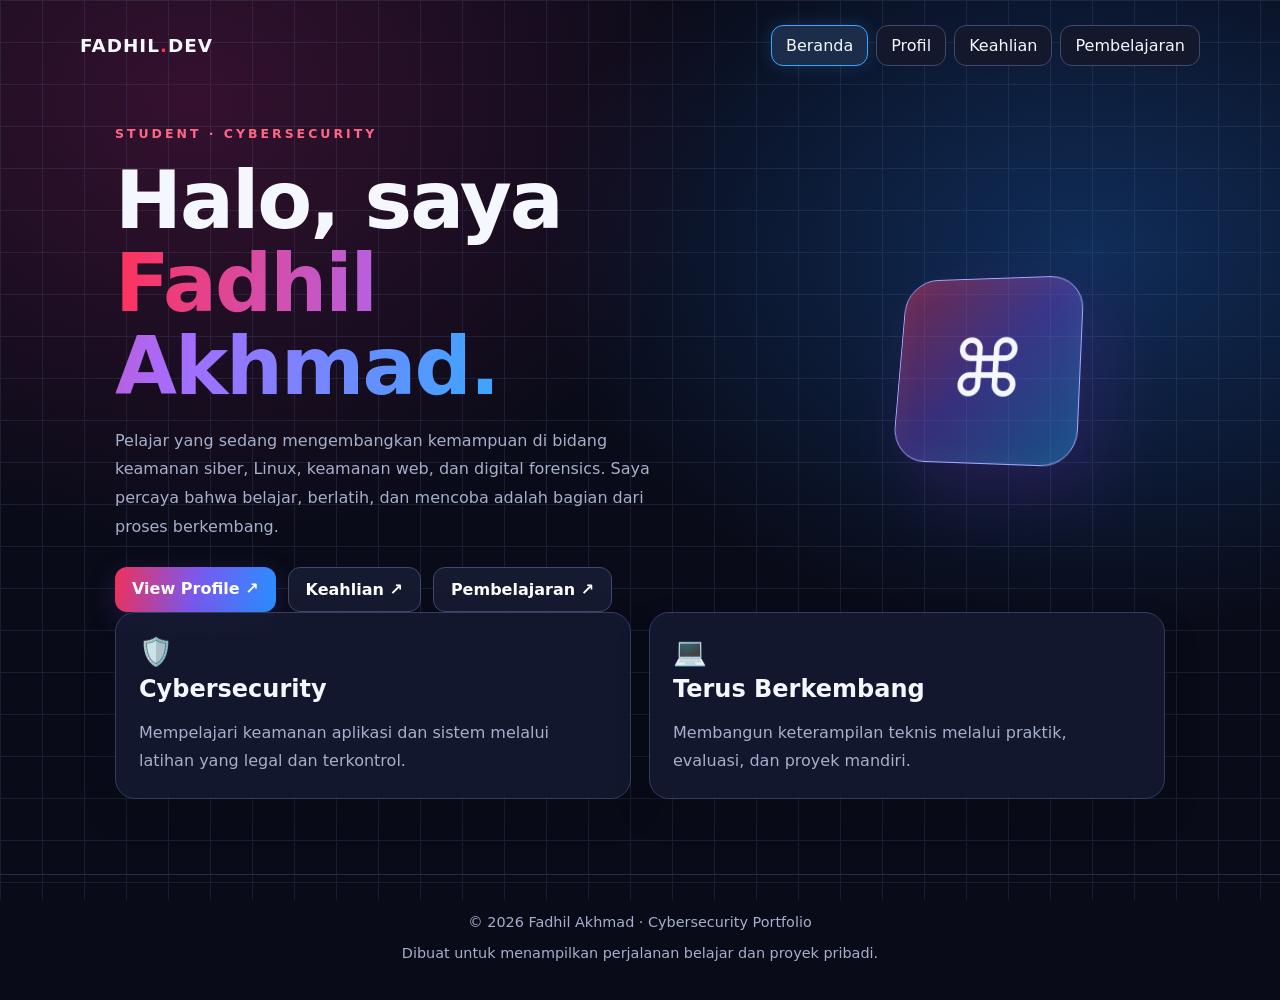
<file: index.html>
<!DOCTYPE html>
<html lang="id">
<head>
  <meta charset="UTF-8">
  <meta name="viewport" content="width=device-width, initial-scale=1.0">
  <meta name="description" content="Website portofolio cybersecurity Fadhil Akhmad.">
  <meta name="author" content="Fadhil Akhmad">
  <meta name="theme-color" content="#090b18">
  <title>Masfadhilstar | Fadhil Akhmad Cybersecurity Portfolio</title>

  <style>
    :root {
      --bg: #090b18;
      --panel: rgba(22, 27, 52, .78);
      --text: #f5f7ff;
      --muted: #a6afcb;
      --red: #ff315a;
      --blue: #39a7ff;
      --purple: #a66cff;
    }

    * { box-sizing: border-box; }

    body {
      margin: 0;
      min-height: 100vh;
      color: var(--text);
      background:
        radial-gradient(ellipse at 15% 10%, #35112f 0, transparent 35%),
        radial-gradient(ellipse at 85% 25%, #102d59 0, transparent 36%),
        var(--bg);
      font-family: Inter, system-ui, Arial, sans-serif;
    }

    body::before {
      content: "";
      position: fixed;
      inset: 0;
      z-index: -1;
      pointer-events: none;
      opacity: .18;
      background-image:
        linear-gradient(#6675a0 1px, transparent 1px),
        linear-gradient(90deg, #6675a0 1px, transparent 1px);
      background-size: 42px 42px;
    }

    header {
      width: min(1120px, 92%);
      margin: auto;
      padding: 25px 0;
      display: flex;
      justify-content: space-between;
      align-items: center;
      gap: 18px;
    }

    .brand {
      font-weight: 900;
      letter-spacing: 1px;
      font-size: 1.15rem;
    }

    .brand span { color: var(--red); }

    nav {
      display: flex;
      gap: 8px;
      flex-wrap: wrap;
      justify-content: flex-end;
    }

    nav a {
      border: 1px solid #414969;
      background: #14182c;
      color: var(--text);
      border-radius: 12px;
      padding: 10px 14px;
      text-decoration: none;
      transition: .2s;
    }

    nav a:hover, nav a.active {
      border-color: var(--blue);
      background: #1b2d4a;
      box-shadow: 0 0 18px #39a7ff30;
    }

    main {
      width: min(1050px, 92%);
      margin: 35px auto 75px;
    }

    .hero {
      min-height: 390px;
      display: grid;
      grid-template-columns: 1.3fr .7fr;
      align-items: center;
      gap: 35px;
    }

    .eyebrow {
      color: #ff6684;
      letter-spacing: 3px;
      font-size: .78rem;
      font-weight: 800;
      text-transform: uppercase;
    }

    h1 {
      font-size: clamp(2.5rem, 7vw, 5rem);
      line-height: 1.04;
      letter-spacing: -2px;
      margin: 18px 0;
    }

    .gradient {
      background: linear-gradient(95deg, var(--red), var(--purple), var(--blue));
      -webkit-background-clip: text;
      background-clip: text;
      color: transparent;
    }

    .intro {
      color: var(--muted);
      line-height: 1.8;
      max-width: 570px;
    }

    .actions {
      display: flex;
      flex-wrap: wrap;
      gap: 12px;
      margin-top: 25px;
    }

    .btn {
      display: inline-block;
      border-radius: 12px;
      border: 1px solid #414969;
      padding: 12px 17px;
      background: #161a30;
      color: white;
      text-decoration: none;
      font-weight: 750;
      transition: transform .2s, box-shadow .2s;
    }

    .btn:hover {
      transform: translateY(-3px);
      box-shadow: 0 8px 22px #00000030;
    }

    .btn.primary {
      border: 0;
      background: linear-gradient(100deg, #ef3159, #7959ef, #278fff);
      box-shadow: 0 8px 28px #7a48df38;
    }

    .scene {
      min-height: 310px;
      display: grid;
      place-items: center;
      perspective: 850px;
    }

    .cube {
      width: 190px;
      height: 190px;
      border: 1px solid #a4a9ff;
      border-radius: 35px;
      display: grid;
      place-items: center;
      font-size: 5rem;
      background: linear-gradient(135deg, #ff315a66, #8d54ff55, #239fff66);
      box-shadow: 20px 25px 70px #a33aff28, inset 0 0 35px #ffffff0c;
      transform: rotateY(-18deg) rotateX(12deg);
      animation: float 5s ease-in-out infinite;
    }

    @keyframes float {
      0%, 100% {
        transform: rotateY(-18deg) rotateX(12deg) translateY(0);
      }
      50% {
        transform: rotateY(12deg) rotateX(-5deg) translateY(-15px);
      }
    }

    .grid {
      display: grid;
      grid-template-columns: repeat(2, minmax(0, 1fr));
      gap: 18px;
    }

    .card {
      border: 1px solid #333d60;
      border-radius: 20px;
      padding: 23px;
      background: var(--panel);
      backdrop-filter: blur(14px);
      box-shadow: 0 16px 38px #00000020;
      transition: transform .25s, border-color .25s;
    }

    .card:hover {
      transform: translateY(-5px);
      border-color: #777dff;
    }

    .card h2 { margin: 7px 0 12px; }
    .card p { color: var(--muted); line-height: 1.75; margin-bottom: 0; }
    .icon { font-size: 1.7rem; }

    footer {
      border-top: 1px solid #272d48;
      padding: 25px 15px;
      text-align: center;
      color: var(--muted);
      font-size: .9rem;
    }

    @media (max-width: 700px) {
      header { align-items: flex-start; flex-direction: column; }
      nav { justify-content: flex-start; }
      nav a { padding: 9px 11px; font-size: .9rem; }
      main { margin-top: 15px; }
      .hero {
        grid-template-columns: 1fr;
        gap: 0;
        padding-top: 25px;
      }
      .scene { min-height: 230px; }
      .cube { width: 150px; height: 150px; font-size: 4rem; }
      .grid { grid-template-columns: 1fr; }
      h1 { letter-spacing: -1px; }
    }
  </style>
</head>

<body>
  <header>
    <div class="brand">FADHIL<span>.</span>DEV</div>

    <nav aria-label="Navigasi utama">
      <a class="active" href="index.html">Beranda</a>
      <a href="profile.html">Profil</a>
      <a href="skills.html">Keahlian</a>
      <a href="progress.html">Pembelajaran</a>
    </nav>
  </header>

  <main>
    <section class="hero">
      <div>
        <div class="eyebrow">Student · Cybersecurity</div>

        <h1>
          Halo, saya<br>
          <span class="gradient">Fadhil Akhmad.</span>
        </h1>

        <p class="intro">
          Pelajar yang sedang mengembangkan kemampuan di bidang keamanan siber,
          Linux, keamanan web, dan digital forensics. Saya percaya bahwa
          belajar, berlatih, dan mencoba adalah bagian dari proses berkembang.
        </p>

        <div class="actions">
          <a class="btn primary" href="profile.html">View Profile ↗</a>
          <a class="btn" href="skills.html">Keahlian ↗</a>
          <a class="btn" href="progress.html">Pembelajaran ↗</a>
        </div>
      </div>

      <div class="scene" aria-hidden="true">
        <div class="cube">⌘</div>
      </div>
    </section>

    <section class="grid">
      <article class="card">
        <div class="icon">🛡️</div>
        <h2>Cybersecurity</h2>
        <p>
          Mempelajari keamanan aplikasi dan sistem melalui latihan
          yang legal dan terkontrol.
        </p>
      </article>

      <article class="card">
        <div class="icon">💻</div>
        <h2>Terus Berkembang</h2>
        <p>
          Membangun keterampilan teknis melalui praktik, evaluasi,
          dan proyek mandiri.
        </p>
      </article>
    </section>
  </main>

  <footer>
    <p>© 2026 Fadhil Akhmad · Cybersecurity Portfolio</p>
    <p>Dibuat untuk menampilkan perjalanan belajar dan proyek pribadi.</p>
  </footer>
</body>
</html>
</file>
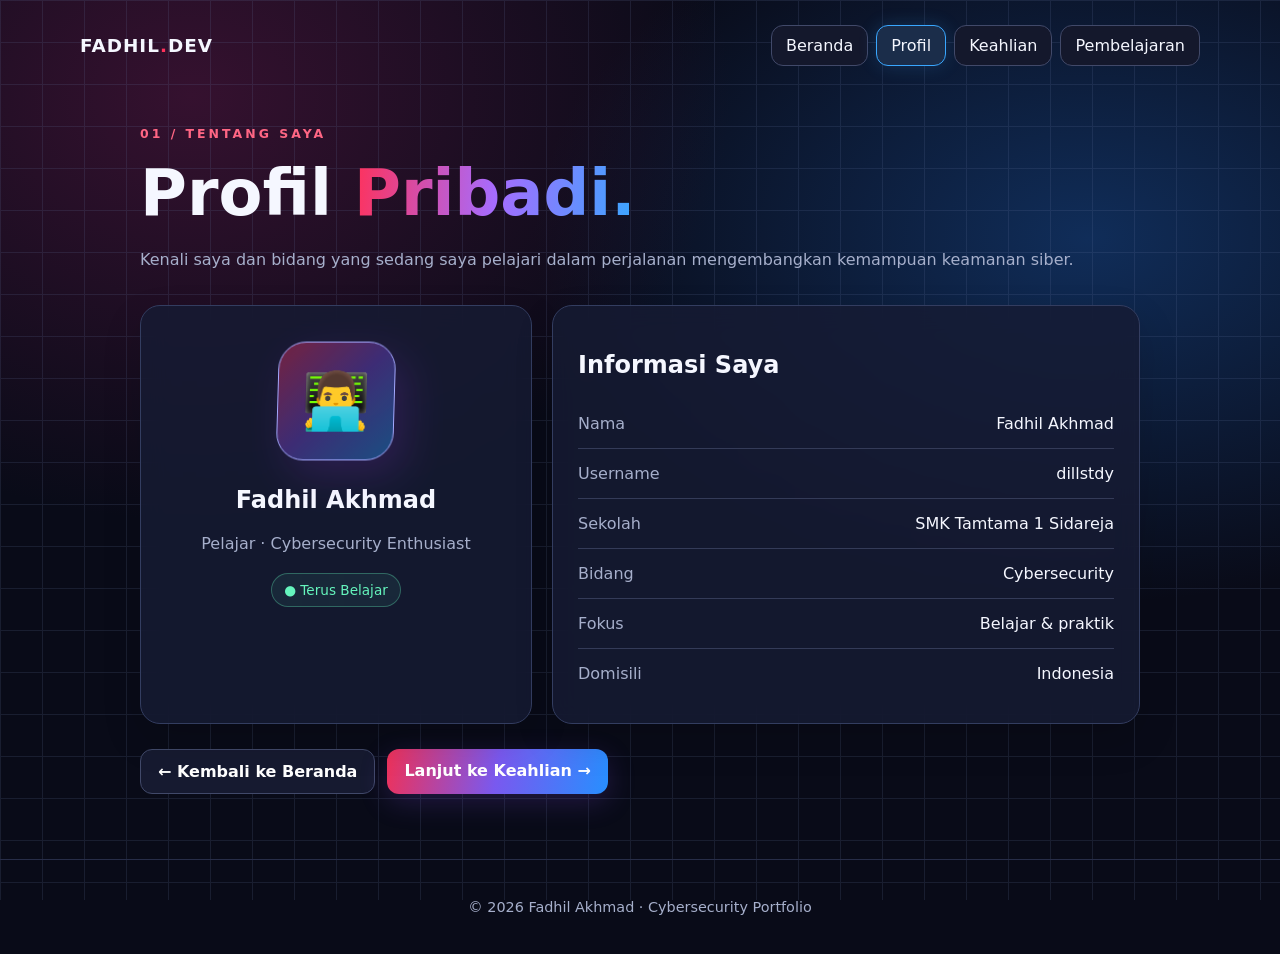
<file: profile.html>
<!DOCTYPE html>
<html lang="id">
<head>
  <meta charset="UTF-8">
  <meta name="viewport" content="width=device-width, initial-scale=1.0">
  <meta name="description" content="Profil pribadi Fadhil Akhmad">
  <title>Profil | Fadhil Akhmad</title>
  <style>
    :root {
      --bg: #090b18;
      --panel: rgba(22, 27, 52, .82);
      --text: #f5f7ff;
      --muted: #a6afcb;
      --red: #ff315a;
      --blue: #39a7ff;
      --purple: #a66cff;
    }

    * { box-sizing: border-box; }

    body {
      margin: 0;
      min-height: 100vh;
      color: var(--text);
      background:
        radial-gradient(ellipse at 15% 10%, #35112f, transparent 35%),
        radial-gradient(ellipse at 85% 25%, #102d59, transparent 36%),
        var(--bg);
      font-family: Inter, system-ui, Arial, sans-serif;
    }

    body::before {
      content: "";
      position: fixed;
      inset: 0;
      z-index: -1;
      background-image:
        linear-gradient(#6675a0 1px, transparent 1px),
        linear-gradient(90deg, #6675a0 1px, transparent 1px);
      background-size: 42px 42px;
      opacity: .18;
      pointer-events: none;
    }

    header {
      width: min(1120px, 92%);
      margin: auto;
      padding: 25px 0;
      display: flex;
      justify-content: space-between;
      align-items: center;
      gap: 18px;
      flex-wrap: wrap;
    }

    .brand {
      font-weight: 900;
      letter-spacing: 1px;
      font-size: 1.15rem;
    }

    .brand span { color: var(--red); }

    nav {
      display: flex;
      gap: 8px;
      flex-wrap: wrap;
    }

    nav a {
      border: 1px solid #414969;
      background: #14182c;
      color: var(--text);
      border-radius: 12px;
      padding: 10px 14px;
      text-decoration: none;
      transition: .2s;
    }

    nav a:hover, nav a.active {
      border-color: var(--blue);
      background: #1b2d4a;
      box-shadow: 0 0 18px #39a7ff30;
    }

    main {
      width: min(1000px, 92%);
      margin: 35px auto 65px;
    }

    .eyebrow {
      color: #ff6684;
      letter-spacing: 3px;
      font-size: .78rem;
      font-weight: 800;
      text-transform: uppercase;
    }

    h1 {
      font-size: clamp(2.3rem, 6vw, 4rem);
      margin: 15px 0;
    }

    .gradient {
      background: linear-gradient(95deg, var(--red), var(--purple), var(--blue));
      -webkit-background-clip: text;
      background-clip: text;
      color: transparent;
    }

    .intro {
      color: var(--muted);
      line-height: 1.8;
    }

    .grid {
      display: grid;
      grid-template-columns: .8fr 1.2fr;
      gap: 20px;
      margin-top: 30px;
    }

    .card {
      border: 1px solid #333d60;
      border-radius: 20px;
      padding: 25px;
      background: var(--panel);
      backdrop-filter: blur(14px);
      box-shadow: 0 16px 38px #00000025;
      transition: transform .25s, border-color .25s;
    }

    .card:hover {
      transform: translateY(-5px);
      border-color: var(--purple);
    }

    .avatar {
      width: 120px;
      height: 120px;
      margin: 10px auto 25px;
      display: grid;
      place-items: center;
      font-size: 3.5rem;
      border: 1px solid #a4a9ff;
      border-radius: 28px;
      background: linear-gradient(135deg, #ff315a66, #8d54ff55, #239fff66);
      box-shadow: 12px 15px 40px #a33aff28;
      transform: rotateY(-12deg) rotateX(8deg);
    }

    .identity { text-align: center; }

    .identity h2 { margin-bottom: 8px; }

    .identity p, .muted {
      color: var(--muted);
      line-height: 1.7;
    }

    .status {
      display: inline-block;
      color: #65f5bd;
      background: #65f5bd12;
      border: 1px solid #65f5bd50;
      padding: 8px 12px;
      border-radius: 99px;
      font-size: .85rem;
    }

    .detail {
      display: flex;
      justify-content: space-between;
      gap: 15px;
      padding: 15px 0;
      border-bottom: 1px solid #343b58;
    }

    .detail:last-child { border-bottom: 0; }

    .detail span:first-child { color: var(--muted); }

    .detail span:last-child {
      text-align: right;
      overflow-wrap: anywhere;
    }

    .actions {
      display: flex;
      flex-wrap: wrap;
      gap: 12px;
      margin-top: 25px;
    }

    .btn {
      display: inline-block;
      border-radius: 12px;
      border: 1px solid #414969;
      padding: 12px 17px;
      background: #161a30;
      color: white;
      text-decoration: none;
      font-weight: 750;
      transition: .2s;
    }

    .btn:hover { transform: translateY(-2px); }

    .btn.primary {
      border: 0;
      background: linear-gradient(100deg, #ef3159, #7959ef, #278fff);
      box-shadow: 0 8px 28px #7a48df38;
    }

    footer {
      border-top: 1px solid #272d48;
      padding: 25px 15px;
      text-align: center;
      color: var(--muted);
      font-size: .9rem;
    }

    @media (max-width: 700px) {
      header { align-items: flex-start; flex-direction: column; }
      nav a { padding: 9px 11px; font-size: .9rem; }
      main { margin-top: 15px; }
      .grid { grid-template-columns: 1fr; }
      .detail { flex-wrap: wrap; }
    }
  </style>
</head>
<body>
  <header>
    <div class="brand">FADHIL<span>.</span>DEV</div>
    <nav aria-label="Navigasi utama">
      <a href="index.html">Beranda</a>
      <a class="active" href="profile.html">Profil</a>
      <a href="skills.html">Keahlian</a>
      <a href="progress.html">Pembelajaran</a>
    </nav>
  </header>

  <main>
    <div class="eyebrow">01 / Tentang Saya</div>
    <h1>Profil <span class="gradient">Pribadi.</span></h1>
    <p class="intro">
      Kenali saya dan bidang yang sedang saya pelajari dalam perjalanan
      mengembangkan kemampuan keamanan siber.
    </p>

    <div class="grid">
      <section class="card identity">
        <div class="avatar">👨‍💻</div>
        <h2>Fadhil Akhmad</h2>
        <p>Pelajar · Cybersecurity Enthusiast</p>
        <span class="status">● Terus Belajar</span>
      </section>

      <section class="card">
        <h2>Informasi Saya</h2>
        <div class="detail"><span>Nama</span><span>Fadhil Akhmad</span></div>
        <div class="detail"><span>Username</span><span>dillstdy</span></div>
        <div class="detail"><span>Sekolah</span><span>SMK Tamtama 1 Sidareja</span></div>
        <div class="detail"><span>Bidang</span><span>Cybersecurity</span></div>
        <div class="detail"><span>Fokus</span><span>Belajar &amp; praktik</span></div>
        <div class="detail"><span>Domisili</span><span>Indonesia</span></div>
      </section>
    </div>

    <div class="actions">
      <a class="btn" href="index.html">← Kembali ke Beranda</a>
      <a class="btn primary" href="skills.html">Lanjut ke Keahlian →</a>
    </div>
  </main>

  <footer>
    <p>© 2026 Fadhil Akhmad · Cybersecurity Portfolio</p>
  </footer>
</body>
</html>
</file>
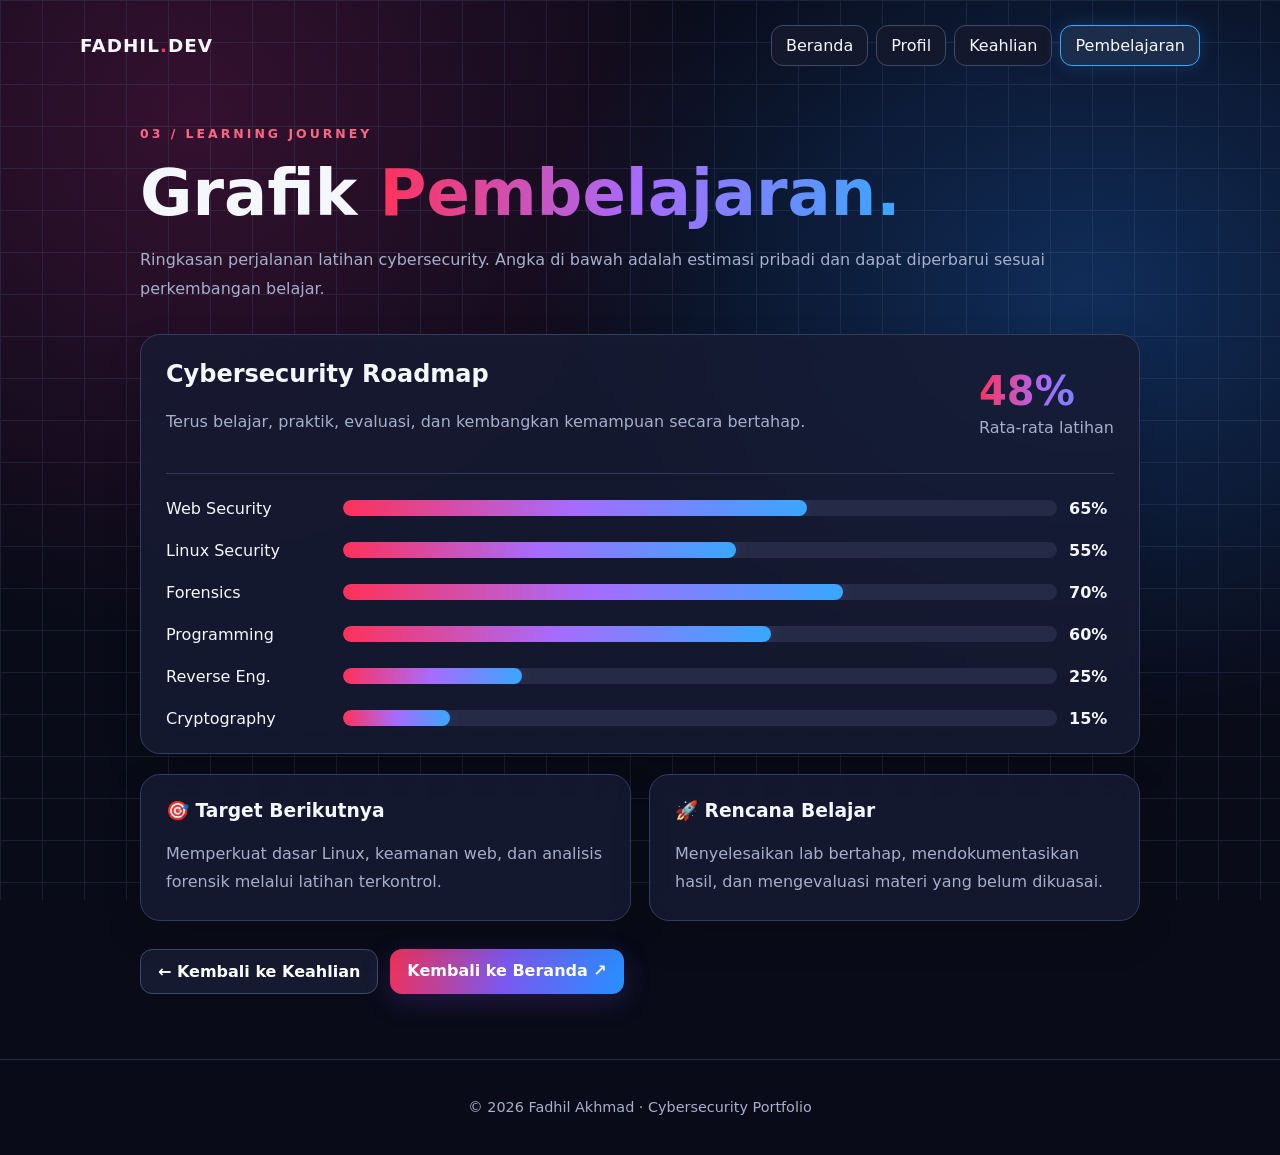
<file: progress.html>
<!DOCTYPE html>
<html lang="id">
<head>
  <meta charset="UTF-8">
  <meta name="viewport" content="width=device-width, initial-scale=1.0">
  <title>Pembelajaran | Fadhil Akhmad</title>
  <style>
    :root {
      --bg: #090b18;
      --panel: rgba(22, 27, 52, .82);
      --text: #f5f7ff;
      --muted: #a6afcb;
      --red: #ff315a;
      --blue: #39a7ff;
      --purple: #a66cff;
    }

    * { box-sizing: border-box; }

    body {
      margin: 0;
      min-height: 100vh;
      color: var(--text);
      background:
        radial-gradient(ellipse at 15% 10%, #35112f, transparent 35%),
        radial-gradient(ellipse at 85% 25%, #102d59, transparent 36%),
        var(--bg);
      font-family: Inter, system-ui, Arial, sans-serif;
    }

    body::before {
      content: "";
      position: fixed;
      inset: 0;
      z-index: -1;
      background-image:
        linear-gradient(#6675a0 1px, transparent 1px),
        linear-gradient(90deg, #6675a0 1px, transparent 1px);
      background-size: 42px 42px;
      opacity: .18;
      pointer-events: none;
    }

    header {
      width: min(1120px, 92%);
      margin: auto;
      padding: 25px 0;
      display: flex;
      justify-content: space-between;
      align-items: center;
      flex-wrap: wrap;
      gap: 18px;
    }

    .brand { font-weight: 900; letter-spacing: 1px; font-size: 1.15rem; }
    .brand span { color: var(--red); }

    nav { display: flex; flex-wrap: wrap; gap: 8px; }

    nav a {
      border: 1px solid #414969;
      background: #14182c;
      color: var(--text);
      border-radius: 12px;
      padding: 10px 14px;
      text-decoration: none;
      transition: .2s;
    }

    nav a:hover, nav a.active {
      border-color: var(--blue);
      background: #1b2d4a;
      box-shadow: 0 0 18px #39a7ff30;
    }

    main { width: min(1000px, 92%); margin: 35px auto 65px; }

    .eyebrow {
      color: #ff6684;
      letter-spacing: 3px;
      font-size: .78rem;
      font-weight: 800;
      text-transform: uppercase;
    }

    h1 { font-size: clamp(2.3rem, 6vw, 4rem); margin: 15px 0; }

    .gradient {
      background: linear-gradient(95deg, var(--red), var(--purple), var(--blue));
      -webkit-background-clip: text;
      background-clip: text;
      color: transparent;
    }

    .intro { color: var(--muted); line-height: 1.8; margin-bottom: 30px; }

    .card {
      border: 1px solid #333d60;
      border-radius: 20px;
      padding: 25px;
      background: var(--panel);
      backdrop-filter: blur(14px);
      box-shadow: 0 16px 38px #00000025;
    }

    .card h2 { margin-top: 0; }

    .summary {
      display: grid;
      grid-template-columns: 1fr auto;
      gap: 15px;
      align-items: center;
      padding-bottom: 22px;
      border-bottom: 1px solid #343b58;
      margin-bottom: 25px;
    }

    .summary p { color: var(--muted); line-height: 1.7; }

    .total {
      font-size: 2.5rem;
      font-weight: 900;
      background: linear-gradient(95deg, var(--red), var(--purple), var(--blue));
      -webkit-background-clip: text;
      background-clip: text;
      color: transparent;
    }

    .chart { display: grid; gap: 23px; }

    .chart-row {
      display: grid;
      grid-template-columns: 165px minmax(0, 1fr) 45px;
      gap: 12px;
      align-items: center;
    }

    .track { height: 16px; background: #252b46; border-radius: 99px; overflow: hidden; }

    .fill {
      height: 100%;
      border-radius: 99px;
      background: linear-gradient(90deg, var(--red), var(--purple), var(--blue));
      box-shadow: 0 0 15px #a66cff30;
    }

    .notes {
      display: grid;
      grid-template-columns: repeat(2, minmax(0, 1fr));
      gap: 18px;
      margin-top: 20px;
    }

    .notes h3 { margin-top: 0; }
    .notes p { color: var(--muted); line-height: 1.7; margin-bottom: 0; }

    .actions { display: flex; flex-wrap: wrap; gap: 12px; margin-top: 28px; }

    .btn {
      display: inline-block;
      border-radius: 12px;
      border: 1px solid #414969;
      padding: 12px 17px;
      background: #161a30;
      color: white;
      text-decoration: none;
      font-weight: 750;
    }

    .btn.primary {
      border: 0;
      background: linear-gradient(100deg, #ef3159, #7959ef, #278fff);
      box-shadow: 0 8px 28px #7a48df38;
    }

    footer {
      border-top: 1px solid #272d48;
      padding: 25px 15px;
      text-align: center;
      color: var(--muted);
      font-size: .9rem;
    }

    @media (max-width: 700px) {
      header { align-items: flex-start; flex-direction: column; }
      nav a { padding: 9px 11px; font-size: .9rem; }
      main { margin-top: 15px; }
      .chart-row { grid-template-columns: 105px minmax(0, 1fr) 38px; gap: 8px; font-size: .86rem; }
      .notes { grid-template-columns: 1fr; }
      .summary { grid-template-columns: 1fr; }
    }
  </style>
</head>
<body>
  <header>
    <div class="brand">FADHIL<span>.</span>DEV</div>
    <nav aria-label="Navigasi utama">
      <a href="index.html">Beranda</a>
      <a href="profile.html">Profil</a>
      <a href="skills.html">Keahlian</a>
      <a class="active" href="progress.html">Pembelajaran</a>
    </nav>
  </header>

  <main>
    <div class="eyebrow">03 / Learning Journey</div>
    <h1>Grafik <span class="gradient">Pembelajaran.</span></h1>
    <p class="intro">
      Ringkasan perjalanan latihan cybersecurity. Angka di bawah adalah
      estimasi pribadi dan dapat diperbarui sesuai perkembangan belajar.
    </p>

    <section class="card">
      <div class="summary">
        <div>
          <h2>Cybersecurity Roadmap</h2>
          <p>Terus belajar, praktik, evaluasi, dan kembangkan kemampuan secara bertahap.</p>
        </div>
        <div>
          <div class="total">48%</div>
          <span class="intro">Rata-rata latihan</span>
        </div>
      </div>

      <div class="chart">
        <div class="chart-row">
          <span>Web Security</span>
          <div class="track"><div class="fill" style="width:65%"></div></div>
          <strong>65%</strong>
        </div>

        <div class="chart-row">
          <span>Linux Security</span>
          <div class="track"><div class="fill" style="width:55%"></div></div>
          <strong>55%</strong>
        </div>

        <div class="chart-row">
          <span>Forensics</span>
          <div class="track"><div class="fill" style="width:70%"></div></div>
          <strong>70%</strong>
        </div>

        <div class="chart-row">
          <span>Programming</span>
          <div class="track"><div class="fill" style="width:60%"></div></div>
          <strong>60%</strong>
        </div>

        <div class="chart-row">
          <span>Reverse Eng.</span>
          <div class="track"><div class="fill" style="width:25%"></div></div>
          <strong>25%</strong>
        </div>

        <div class="chart-row">
          <span>Cryptography</span>
          <div class="track"><div class="fill" style="width:15%"></div></div>
          <strong>15%</strong>
        </div>
      </div>
    </section>

    <div class="notes">
      <article class="card">
        <h3>🎯 Target Berikutnya</h3>
        <p>Memperkuat dasar Linux, keamanan web, dan analisis forensik melalui latihan terkontrol.</p>
      </article>

      <article class="card">
        <h3>🚀 Rencana Belajar</h3>
        <p>Menyelesaikan lab bertahap, mendokumentasikan hasil, dan mengevaluasi materi yang belum dikuasai.</p>
      </article>
    </div>

    <div class="actions">
      <a class="btn" href="skills.html">← Kembali ke Keahlian</a>
      <a class="btn primary" href="index.html">Kembali ke Beranda ↗</a>
    </div>
  </main>

  <footer>
    <p>© 2026 Fadhil Akhmad · Cybersecurity Portfolio</p>
  </footer>
</body>
</html>
</file>
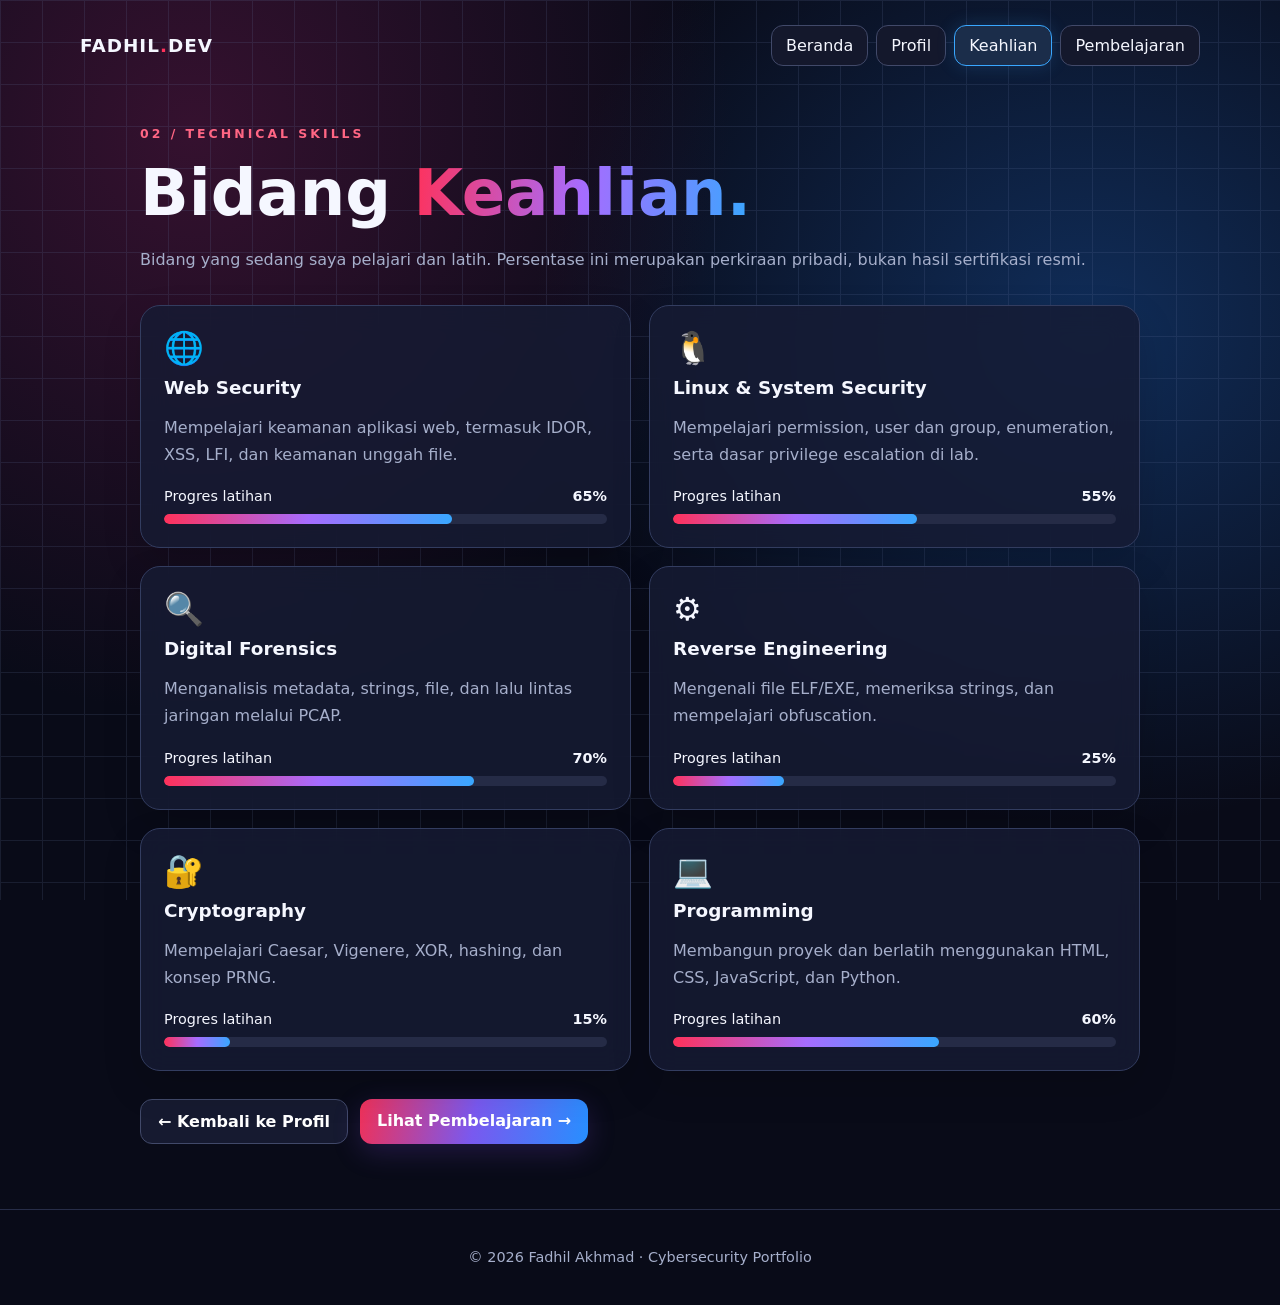
<file: skills.html>
<!DOCTYPE html>
<html lang="id">
<head>
  <meta charset="UTF-8">
  <meta name="viewport" content="width=device-width, initial-scale=1.0">
  <title>Keahlian | Fadhil Akhmad</title>
  <style>
    :root {
      --bg: #090b18;
      --panel: rgba(22, 27, 52, .82);
      --text: #f5f7ff;
      --muted: #a6afcb;
      --red: #ff315a;
      --blue: #39a7ff;
      --purple: #a66cff;
    }

    * { box-sizing: border-box; }

    body {
      margin: 0;
      min-height: 100vh;
      color: var(--text);
      background:
        radial-gradient(ellipse at 15% 10%, #35112f, transparent 35%),
        radial-gradient(ellipse at 85% 25%, #102d59, transparent 36%),
        var(--bg);
      font-family: Inter, system-ui, Arial, sans-serif;
    }

    body::before {
      content: "";
      position: fixed;
      inset: 0;
      z-index: -1;
      background-image:
        linear-gradient(#6675a0 1px, transparent 1px),
        linear-gradient(90deg, #6675a0 1px, transparent 1px);
      background-size: 42px 42px;
      opacity: .18;
      pointer-events: none;
    }

    header {
      width: min(1120px, 92%);
      margin: auto;
      padding: 25px 0;
      display: flex;
      justify-content: space-between;
      align-items: center;
      flex-wrap: wrap;
      gap: 18px;
    }

    .brand { font-weight: 900; letter-spacing: 1px; font-size: 1.15rem; }
    .brand span { color: var(--red); }

    nav { display: flex; flex-wrap: wrap; gap: 8px; }

    nav a {
      border: 1px solid #414969;
      background: #14182c;
      color: var(--text);
      border-radius: 12px;
      padding: 10px 14px;
      text-decoration: none;
      transition: .2s;
    }

    nav a:hover, nav a.active {
      border-color: var(--blue);
      background: #1b2d4a;
      box-shadow: 0 0 18px #39a7ff30;
    }

    main { width: min(1000px, 92%); margin: 35px auto 65px; }

    .eyebrow {
      color: #ff6684;
      letter-spacing: 3px;
      font-size: .78rem;
      font-weight: 800;
      text-transform: uppercase;
    }

    h1 { font-size: clamp(2.3rem, 6vw, 4rem); margin: 15px 0; }

    .gradient {
      background: linear-gradient(95deg, var(--red), var(--purple), var(--blue));
      -webkit-background-clip: text;
      background-clip: text;
      color: transparent;
    }

    .intro { color: var(--muted); line-height: 1.8; margin-bottom: 30px; }

    .grid {
      display: grid;
      grid-template-columns: repeat(2, minmax(0, 1fr));
      gap: 18px;
    }

    .card {
      border: 1px solid #333d60;
      border-radius: 20px;
      padding: 23px;
      background: var(--panel);
      backdrop-filter: blur(14px);
      box-shadow: 0 16px 38px #00000025;
      transition: transform .25s, border-color .25s;
    }

    .card:hover { transform: translateY(-5px); border-color: var(--purple); }

    .card h2 { font-size: 1.15rem; margin: 10px 0; }
    .card p { color: var(--muted); line-height: 1.7; }

    .icon { font-size: 2rem; }

    .skill-label {
      display: flex;
      justify-content: space-between;
      gap: 12px;
      margin-top: 20px;
      margin-bottom: 10px;
      font-size: .9rem;
    }

    .track { height: 10px; background: #252b46; border-radius: 99px; overflow: hidden; }

    .fill {
      height: 100%;
      border-radius: 99px;
      background: linear-gradient(90deg, var(--red), var(--purple), var(--blue));
    }

    .actions { display: flex; flex-wrap: wrap; gap: 12px; margin-top: 28px; }

    .btn {
      display: inline-block;
      border-radius: 12px;
      border: 1px solid #414969;
      padding: 12px 17px;
      background: #161a30;
      color: white;
      text-decoration: none;
      font-weight: 750;
    }

    .btn.primary {
      border: 0;
      background: linear-gradient(100deg, #ef3159, #7959ef, #278fff);
      box-shadow: 0 8px 28px #7a48df38;
    }

    footer {
      border-top: 1px solid #272d48;
      padding: 25px 15px;
      text-align: center;
      color: var(--muted);
      font-size: .9rem;
    }

    @media (max-width: 700px) {
      header { align-items: flex-start; flex-direction: column; }
      nav a { padding: 9px 11px; font-size: .9rem; }
      main { margin-top: 15px; }
      .grid { grid-template-columns: 1fr; }
    }
  </style>
</head>
<body>
  <header>
    <div class="brand">FADHIL<span>.</span>DEV</div>
    <nav aria-label="Navigasi utama">
      <a href="index.html">Beranda</a>
      <a href="profile.html">Profil</a>
      <a class="active" href="skills.html">Keahlian</a>
      <a href="progress.html">Pembelajaran</a>
    </nav>
  </header>

  <main>
    <div class="eyebrow">02 / Technical Skills</div>
    <h1>Bidang <span class="gradient">Keahlian.</span></h1>
    <p class="intro">
      Bidang yang sedang saya pelajari dan latih. Persentase ini merupakan
      perkiraan pribadi, bukan hasil sertifikasi resmi.
    </p>

    <div class="grid">
      <article class="card">
        <div class="icon">🌐</div>
        <h2>Web Security</h2>
        <p>Mempelajari keamanan aplikasi web, termasuk IDOR, XSS, LFI, dan keamanan unggah file.</p>
        <div class="skill-label"><span>Progres latihan</span><strong>65%</strong></div>
        <div class="track"><div class="fill" style="width:65%"></div></div>
      </article>

      <article class="card">
        <div class="icon">🐧</div>
        <h2>Linux &amp; System Security</h2>
        <p>Mempelajari permission, user dan group, enumeration, serta dasar privilege escalation di lab.</p>
        <div class="skill-label"><span>Progres latihan</span><strong>55%</strong></div>
        <div class="track"><div class="fill" style="width:55%"></div></div>
      </article>

      <article class="card">
        <div class="icon">🔍</div>
        <h2>Digital Forensics</h2>
        <p>Menganalisis metadata, strings, file, dan lalu lintas jaringan melalui PCAP.</p>
        <div class="skill-label"><span>Progres latihan</span><strong>70%</strong></div>
        <div class="track"><div class="fill" style="width:70%"></div></div>
      </article>

      <article class="card">
        <div class="icon">⚙️</div>
        <h2>Reverse Engineering</h2>
        <p>Mengenali file ELF/EXE, memeriksa strings, dan mempelajari obfuscation.</p>
        <div class="skill-label"><span>Progres latihan</span><strong>25%</strong></div>
        <div class="track"><div class="fill" style="width:25%"></div></div>
      </article>

      <article class="card">
        <div class="icon">🔐</div>
        <h2>Cryptography</h2>
        <p>Mempelajari Caesar, Vigenere, XOR, hashing, dan konsep PRNG.</p>
        <div class="skill-label"><span>Progres latihan</span><strong>15%</strong></div>
        <div class="track"><div class="fill" style="width:15%"></div></div>
      </article>

      <article class="card">
        <div class="icon">💻</div>
        <h2>Programming</h2>
        <p>Membangun proyek dan berlatih menggunakan HTML, CSS, JavaScript, dan Python.</p>
        <div class="skill-label"><span>Progres latihan</span><strong>60%</strong></div>
        <div class="track"><div class="fill" style="width:60%"></div></div>
      </article>
    </div>

    <div class="actions">
      <a class="btn" href="profile.html">← Kembali ke Profil</a>
      <a class="btn primary" href="progress.html">Lihat Pembelajaran →</a>
    </div>
  </main>

  <footer>
    <p>© 2026 Fadhil Akhmad · Cybersecurity Portfolio</p>
  </footer>
</body>
</html>
</file>
